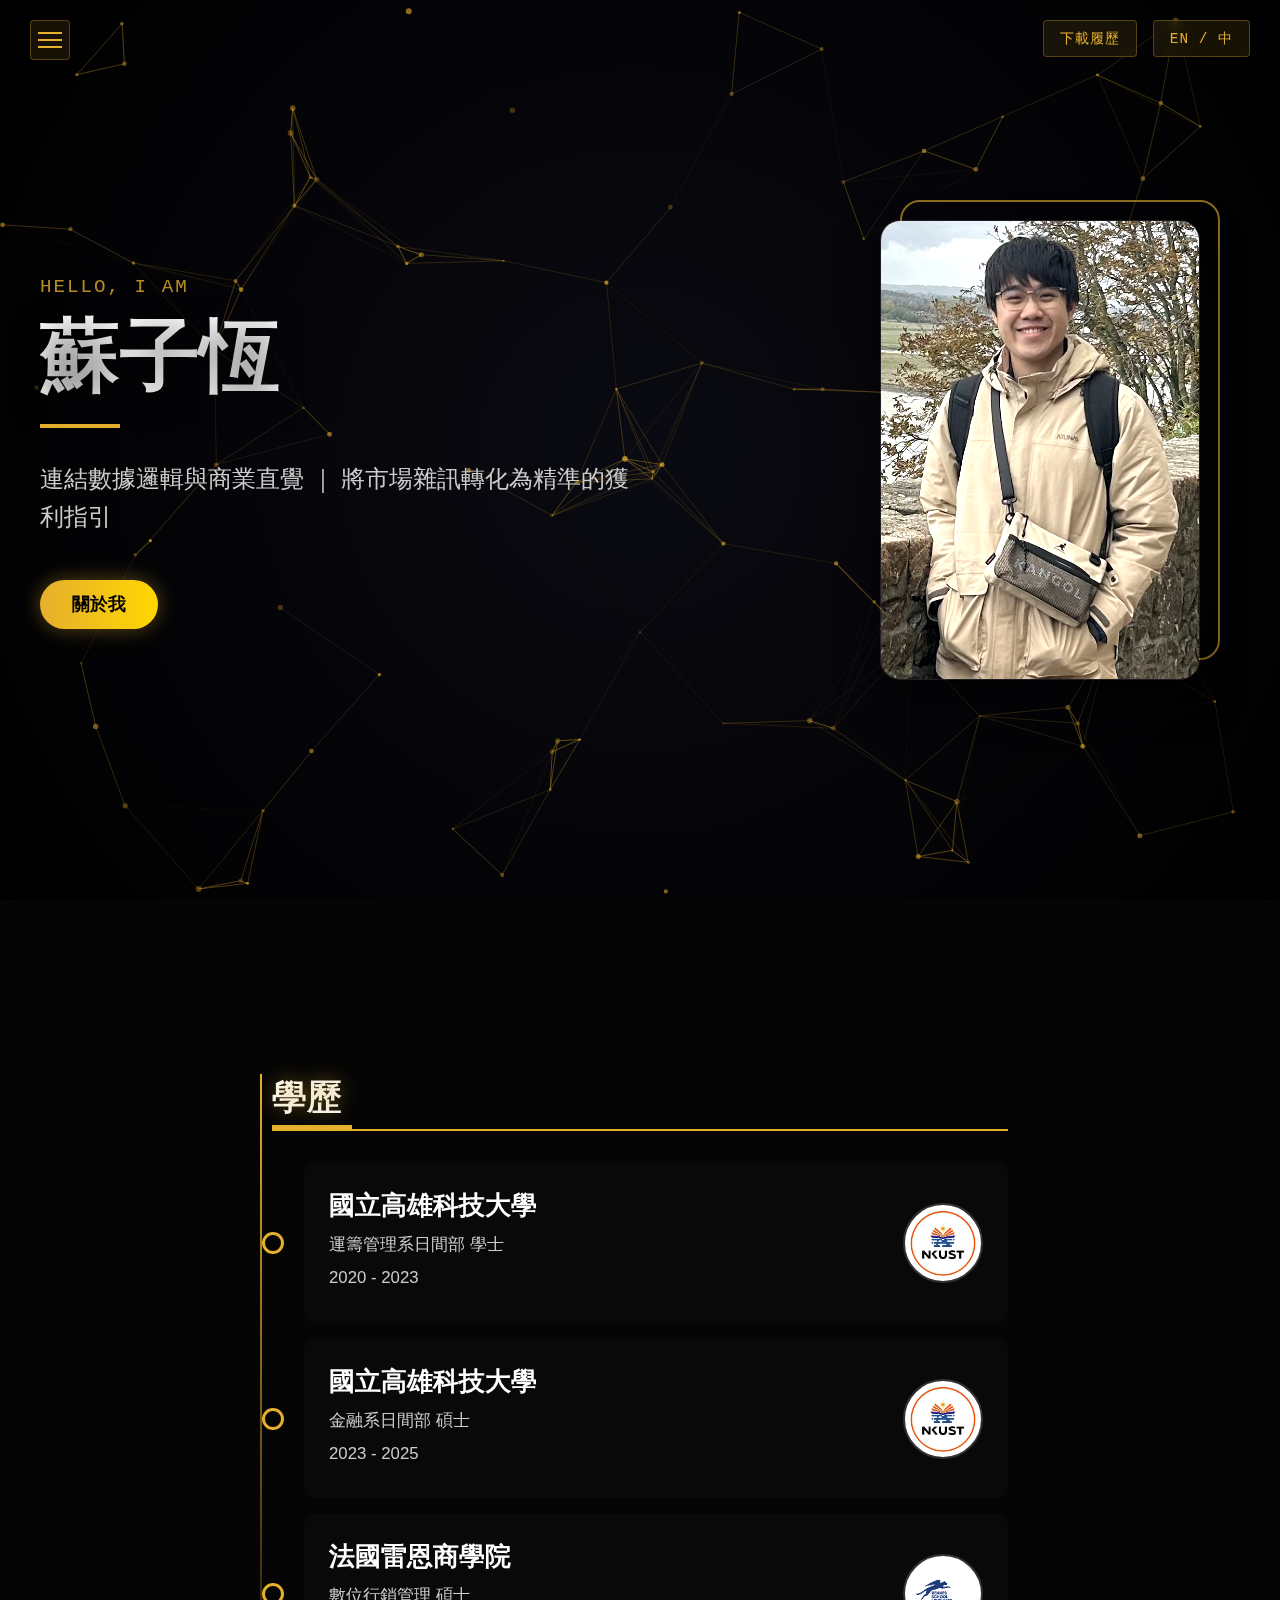
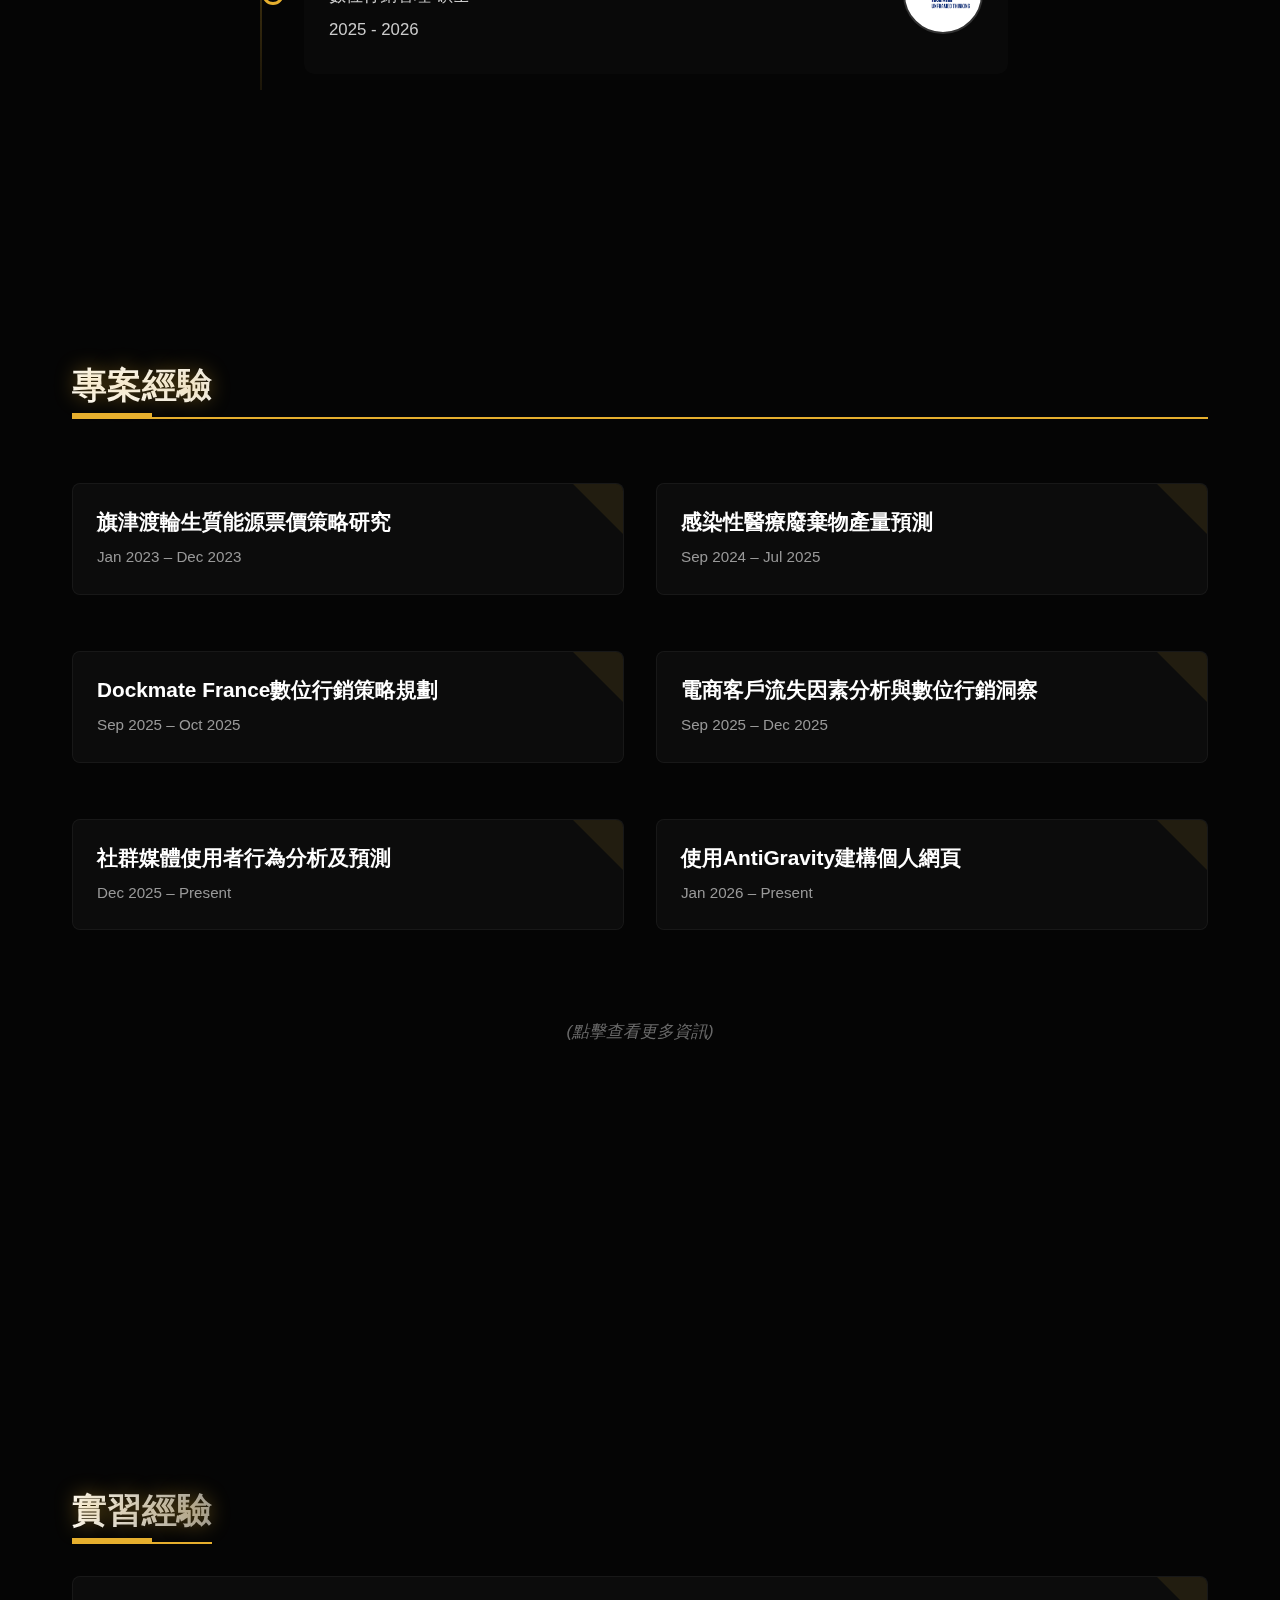
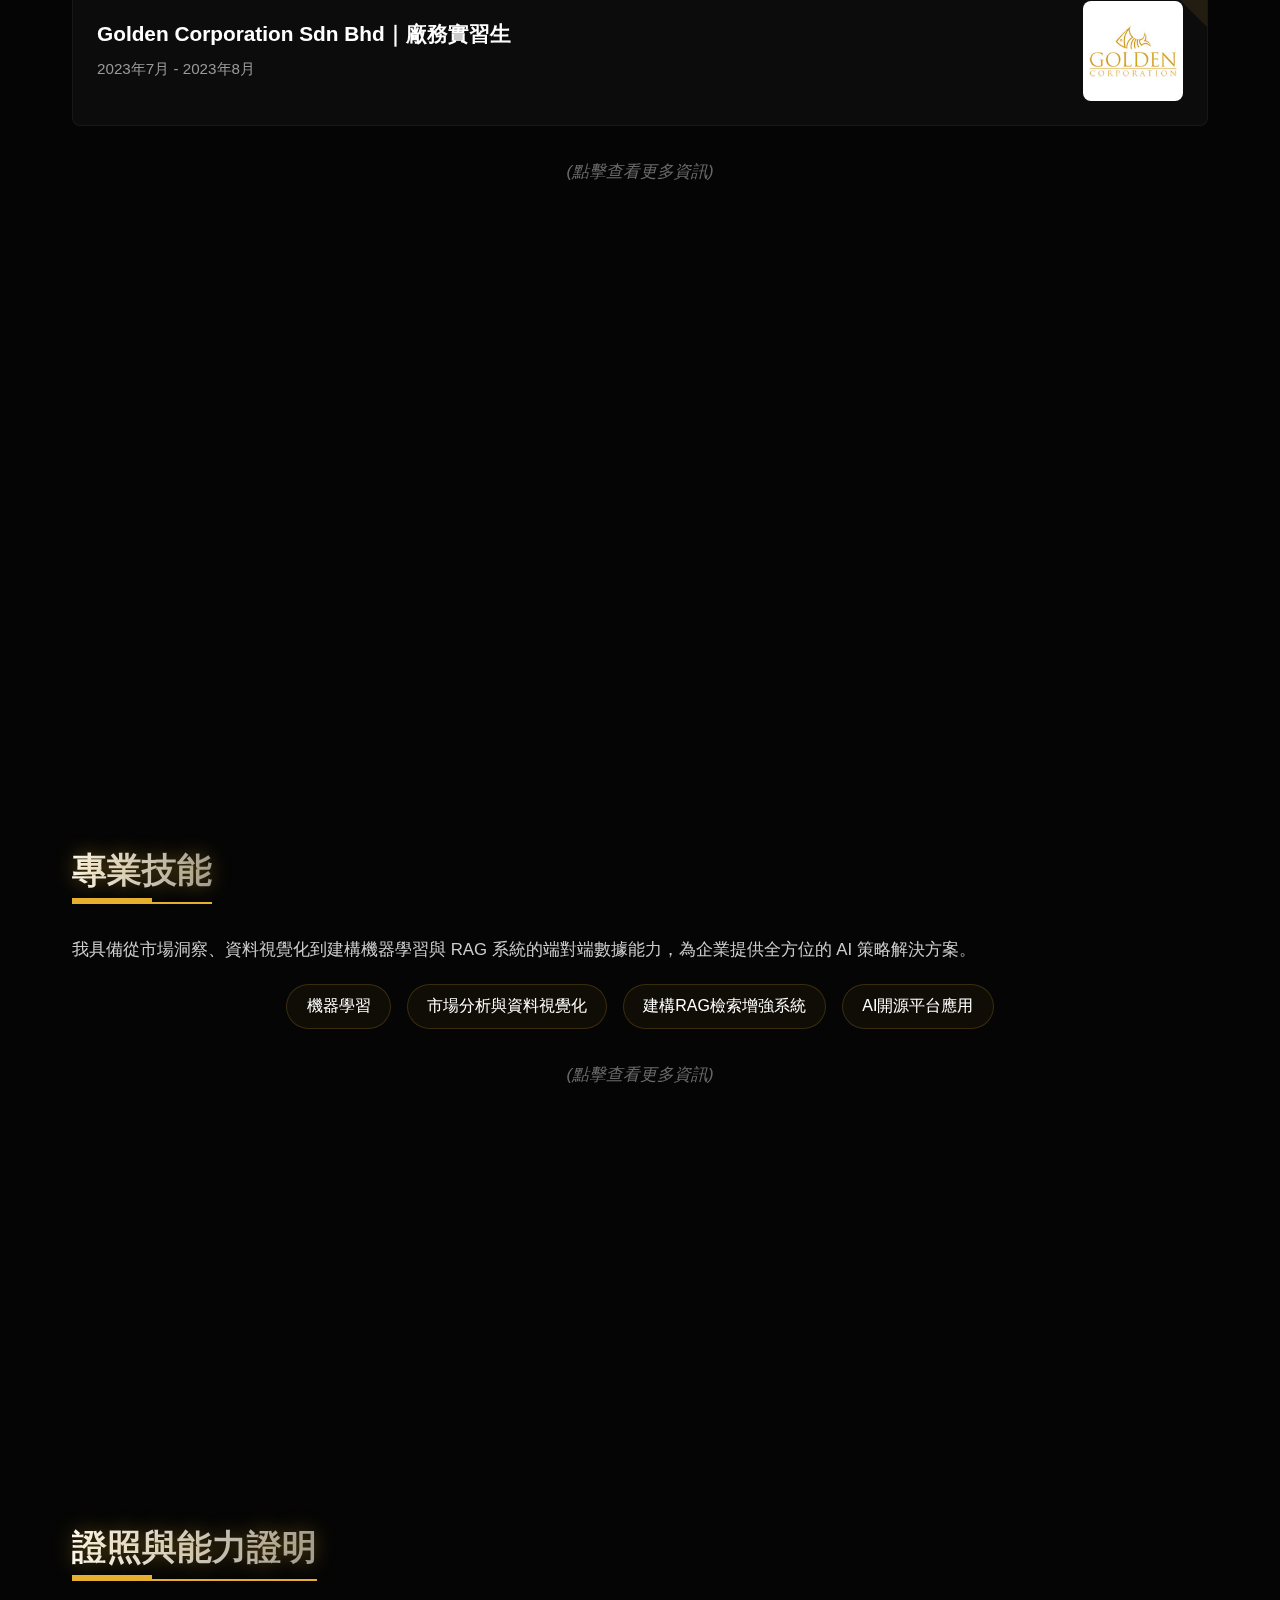
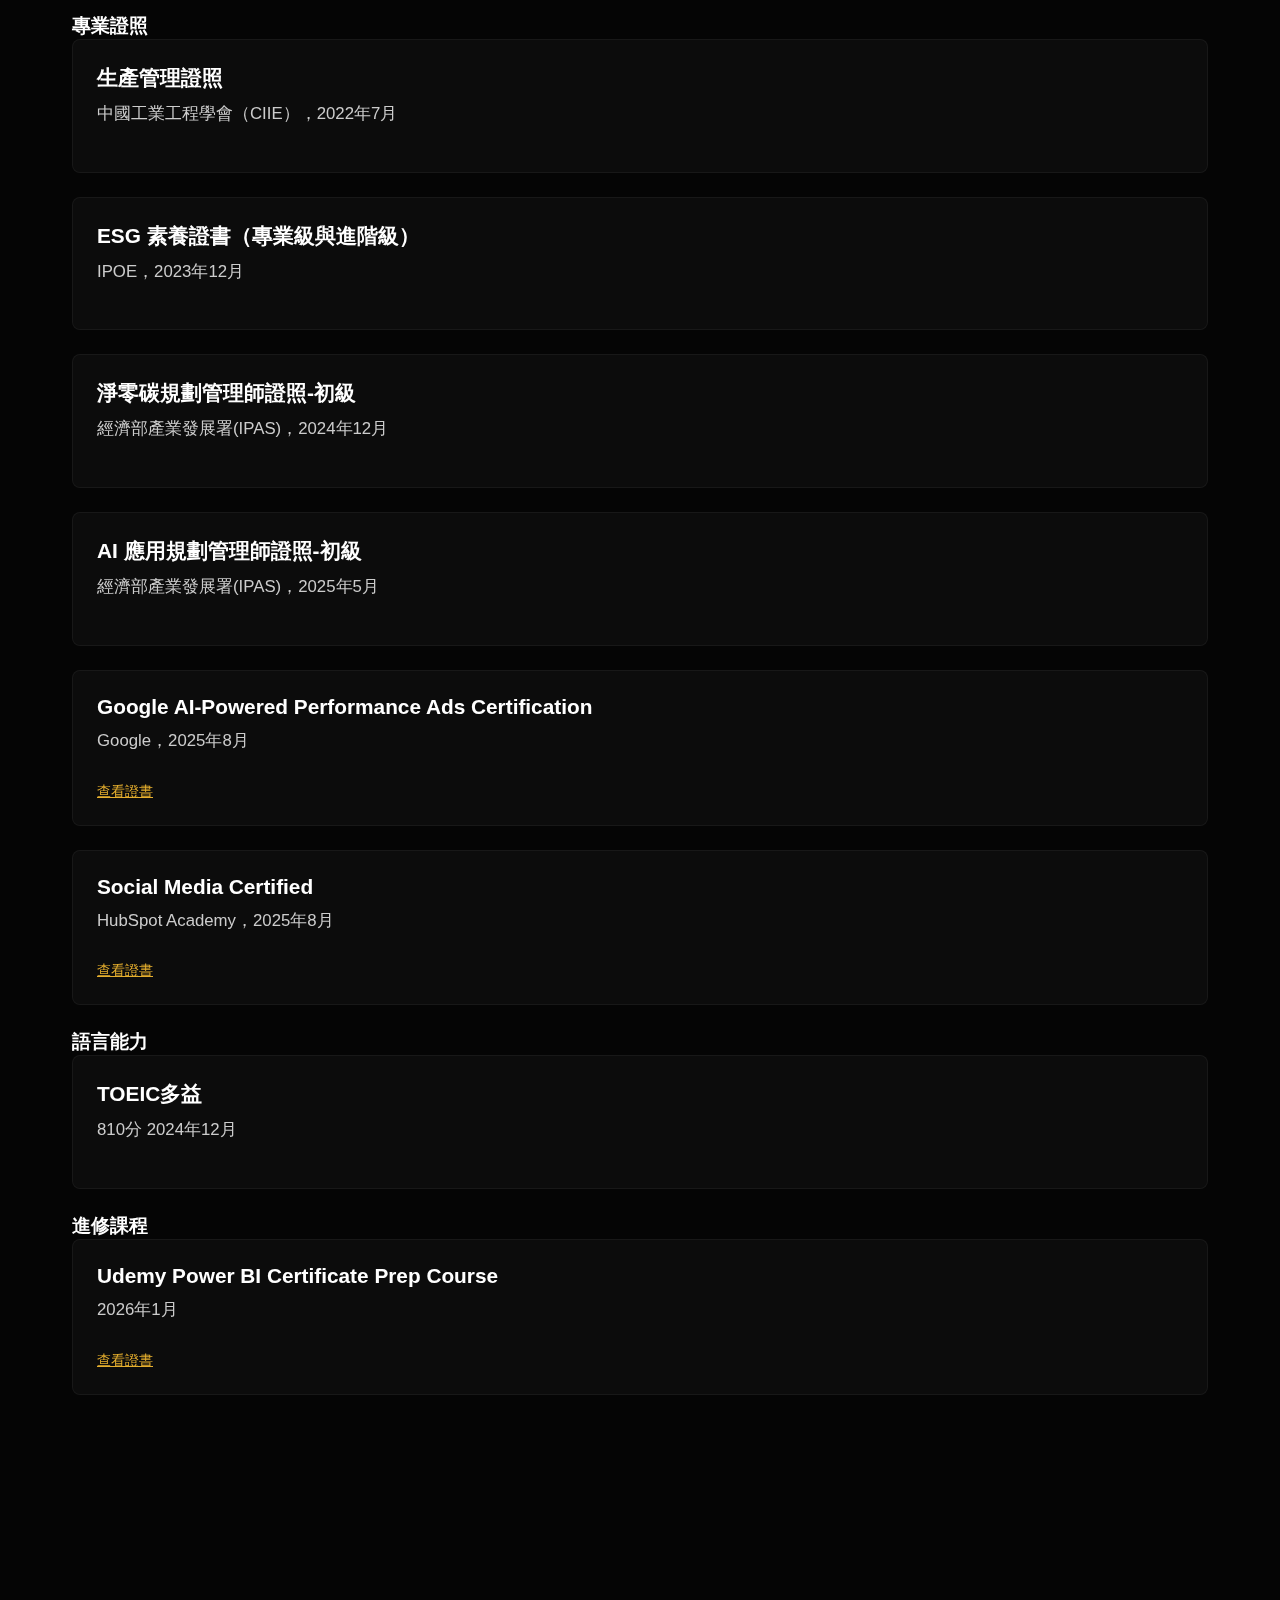
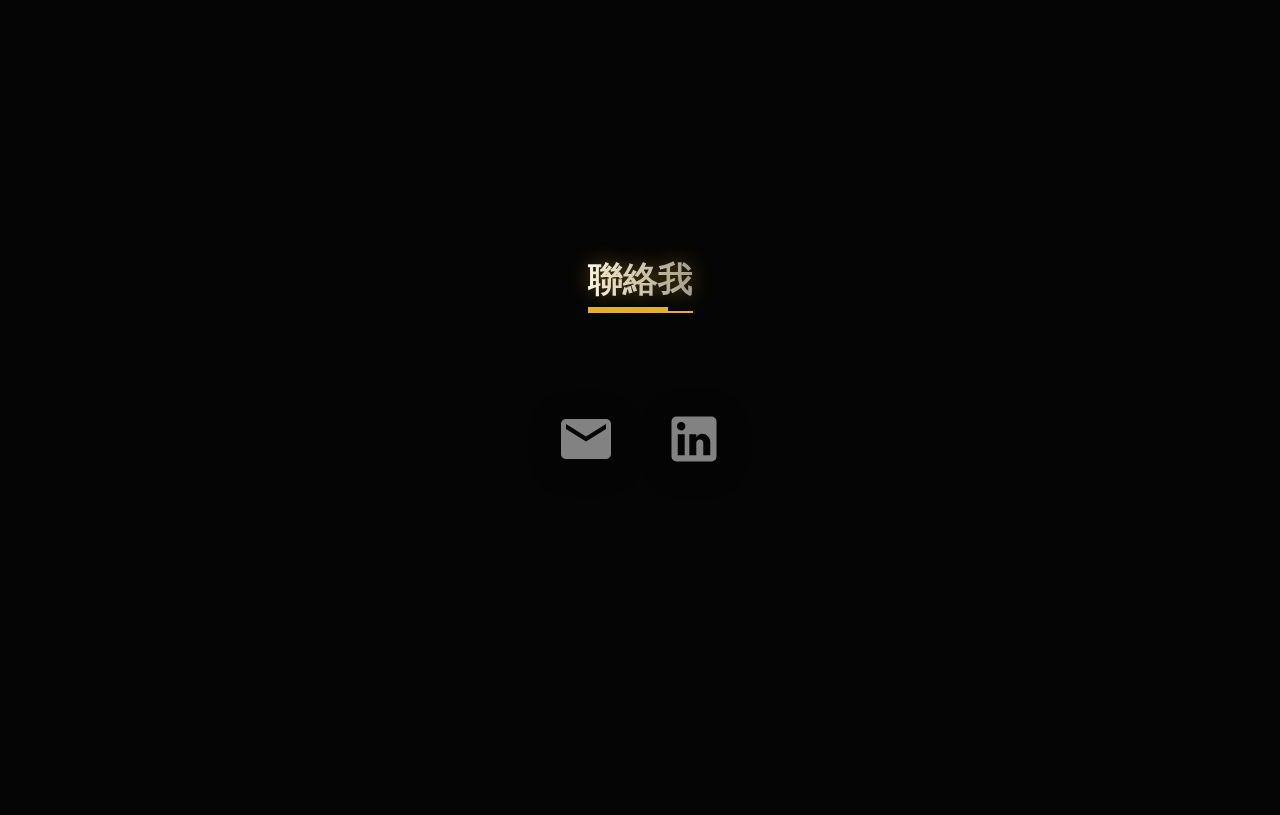
<file: index.html>
<!DOCTYPE html>
<html lang="zh-Hant">

<head>
    <meta charset="UTF-8" />
    <meta name="viewport" content="width=device-width, initial-scale=1.0" />
    <title>個人履歷作品集</title>
    <link rel="stylesheet" href="style_v2.css" />
</head>

<body>
    <canvas id="bg-canvas"></canvas>

    <div class="top-buttons">
        <a id="resume-download" class="resume-btn" href="files/Chinese CV.pdf" download data-i18n="resume_btn">下載履歷</a>
        <button id="lang-switch" class="lang-btn" type="button">EN / 中</button>
    </div>

    <!-- Hamburger Menu Button -->
    <button class="hamburger-btn" id="hamburger-btn" aria-label="選單" type="button">
        <span></span>
        <span></span>
        <span></span>
    </button>

    <!-- Navigation Menu -->
    <nav class="side-nav" id="side-nav" aria-label="頁面導覽">
        <a href="#hero" data-i18n="nav_home">首頁</a>
        <a href="#education" data-i18n="nav_edu">學歷</a>
        <a href="#experience" data-i18n="nav_exp">專案</a>
        <a href="#internship" data-i18n="nav_intern">實習</a>
        <a href="#skills" data-i18n="nav_skills">技能</a>
        <a href="#certificates" data-i18n="nav_cert">證照</a>
        <a href="#contact" data-i18n="nav_contact">聯絡</a>
    </nav>

    <main id="main-container">
        <!-- Hero Section -->
        <section id="hero">
            <div class="content hero-container">
                <div class="hero-text-col">
                    <p class="greeting">HELLO, I AM</p>
                    <h1 data-i18n="name" class="brand-name"></h1>
                    <div class="brand-line"></div>
                    <p data-i18n="intro" class="brand-slogan"></p>

                    <button class="about-btn interactive-item" data-title-key="about_btn" data-desc-key="about_desc"
                        data-i18n="about_btn" type="button"></button>
                </div>

                <div class="hero-visual-col">
                    <div class="image-wrapper">
                        <img src="files/images/pic1.jpg" alt="profile" class="profile-img" />
                        <div class="geometric-shape"></div>
                    </div>
                </div>
            </div>
        </section>

        <!-- Education Section -->
        <section id="education">
            <div class="content tilt-card">
                <h2 data-i18n="edu_title"></h2>

                <div class="edu-item">
                    <div class="edu-text">
                        <h3 data-i18n="edu_1_school">國立高雄科技大學</h3>
                        <p data-i18n="edu_1_major">運籌管理系日間部 學士</p>
                        <p data-i18n="edu_1_time">2020 - 2023</p>
                    </div>
                    <img src="files/images/nkust_logo.jpeg" alt="NKUST Logo" class="edu-logo" />
                </div>

                <div class="edu-item">
                    <div class="edu-text">
                        <h3 data-i18n="edu_2_school">國立高雄科技大學</h3>
                        <p data-i18n="edu_2_major">金融系日間部 碩士</p>
                        <p data-i18n="edu_2_time">2023 - 2025</p>
                    </div>
                    <img src="files/images/nkust_logo.jpeg" alt="NKUST Logo" class="edu-logo" />
                </div>

                <div class="edu-item">
                    <div class="edu-text">
                        <h3 data-i18n="edu_3_school">法國雷恩商學院</h3>
                        <p data-i18n="edu_3_major">數位行銷管理 碩士</p>
                        <p data-i18n="edu_3_time">2025 - 2026</p>
                    </div>
                    <img src="files/images/rsb_logo.png" alt="RSB Logo" class="edu-logo" />
                </div>
            </div>
        </section>

        <!-- Experience Section -->
        <section id="experience">
            <div class="content tilt-card">
                <h2 data-i18n="exp_title"></h2>

                <div class="job-item interactive-item" data-title-key="exp_1_role" data-desc-key="exp_1_detail">
                    <h3 data-i18n="exp_1_role"></h3>
                    <p data-i18n="exp_1_time">Jan 2023 – Dec 2023</p>
                </div>

                <div class="job-item interactive-item" data-title-key="exp_2_role" data-desc-key="exp_2_detail"
                    data-images-key="exp_2_imgs" data-images='[
                      {"src": "files/images/機器學習模型預測結果.png", "caption": "機器學習模型預測結果績效比較"},
                      {"src": "files/images/W51 shap summary plot.png", "caption": "SHAP值解釋變數影響力 心臟內科"},
                      {"src": "files/images/W51 因子重要性.png", "caption": "因子重要性分析 心臟內科"}
                    ]'>
                    <h3 data-i18n="exp_2_role"></h3>
                    <p data-i18n="exp_2_time">Sep 2024 – Jul 2025</p>
                </div>

                <div class="job-item interactive-item" data-title-key="exp_3_role" data-desc-key="exp_3_detail">
                    <h3 data-i18n="exp_3_role"></h3>
                    <p data-i18n="exp_3_time">Sep 2025 – Oct 2025</p>
                </div>

                <div class="job-item interactive-item" data-title-key="exp_4_role" data-desc-key="exp_4_detail">
                    <h3 data-i18n="exp_4_role"></h3>
                    <p data-i18n="exp_4_time">Sep 2025 – Dec 2025</p>
                </div>

                <div class="job-item interactive-item" data-title-key="exp_5_role" data-desc-key="exp_5_detail">
                    <h3 data-i18n="exp_5_role"></h3>
                    <p data-i18n="exp_5_time">Dec 2025 – Present</p>
                </div>

                <div class="job-item interactive-item" data-title-key="exp_6_role" data-desc-key="exp_6_detail">
                    <h3 data-i18n="exp_6_role"></h3>
                    <p data-i18n="exp_6_time">Jan 2026 – Present</p>
                </div>

                <p class="hint-text" data-i18n="hint_text"></p>
            </div>
        </section>

        <!-- Internship Section -->
        <section id="internship">
            <div class="content tilt-card">
                <h2 data-i18n="intern_title">實習經驗</h2>

                <div class="job-item interactive-item job-item-with-logo" data-title-key="intern1role"
                    data-desc-key="intern1detail" data-images-key="intern_1_imgs" data-images='[
                      {"src": "files/images/golden1.JPG", "caption": "與老闆的合照~"},
                      {"src": "files/images/golden2.JPG", "caption": "與員工的合照~"},
                      {"src": "files/images/golden3.JPG", "caption": "在品管站體驗的我~"}
                    ]'>
                    <div class="job-text">
                        <h3 data-i18n="intern_1_title">Golden Corporation Sdn Bhd 廠務實習生</h3>
                        <p data-i18n="intern_1_time">2023年7月 - 2023年8月</p>
                    </div>
                    <img src="files/images/golden_corporation_logo.jpg" class="company-logo"
                        alt="Golden Corporation Logo" />
                </div>

                <p class="hint-text" data-i18n="hint_text"></p>
            </div>
        </section>

        <!-- Skills Section -->
        <section id="skills">
            <div class="content tilt-card">
                <h2 data-i18n="skills_title"></h2>
                <p class="section-summary" data-i18n="skills_summary"></p>

                <div class="skills-list">
                    <!-- 重點：skill-tag 不再寫 data-desc，描述只由 script 填入 -->
                    <span class="skill-tag" data-i18n="skill_1" data-desc-key="skill_1_desc"></span>
                    <span class="skill-tag" data-i18n="skill_2" data-desc-key="skill_2_desc"
                        data-images-key="skill_2_imgs"></span>
                    <span class="skill-tag" data-i18n="skill_3" data-desc-key="skill_3_desc"></span>
                    <span class="skill-tag" data-i18n="skill_4" data-desc-key="skill_4_desc"></span>
                </div>

                <p class="hint-text" data-i18n="hint_text"></p>
            </div>
        </section>

        <!-- Certificates Section -->
        <section id="certificates">
            <div class="content tilt-card">
                <h2 data-i18n="cert_title"></h2>

                <div class="cert-list">
                    <!-- Professional Certificates -->
                    <h3 class="cert-subtitle" data-i18n="cert_subtitle_prof"></h3>
                    <div class="cert-item">
                        <h3 data-i18n="cert_1_name"></h3>
                        <p data-i18n="cert_1_detail"></p>
                    </div>
                    <div class="cert-item">
                        <h3 data-i18n="cert_2_name"></h3>
                        <p data-i18n="cert_2_detail"></p>
                    </div>
                    <div class="cert-item">
                        <h3 data-i18n="cert_3_name"></h3>
                        <p data-i18n="cert_3_detail"></p>
                    </div>
                    <div class="cert-item">
                        <h3 data-i18n="cert_4_name"></h3>
                        <p data-i18n="cert_4_detail"></p>
                    </div>
                    <div class="cert-item">
                        <h3 data-i18n="cert_google_name"></h3>
                        <p data-i18n="cert_google_detail"></p>
                        <a href="files/google ads ai cer.pdf" target="_blank" class="cert-link"
                            data-i18n="view_cert_btn"
                            style="display:inline-block; margin-top:0.5rem; font-size:0.85rem; color:#E6AF2E; text-decoration:underline;"></a>
                    </div>
                    <div class="cert-item">
                        <h3 data-i18n="cert_hubspot_name"></h3>
                        <p data-i18n="cert_hubspot_detail"></p>
                        <a href="files/images/HUBSPOT social media cer.png" target="_blank" class="cert-link"
                            data-i18n="view_cert_btn"
                            style="display:inline-block; margin-top:0.5rem; font-size:0.85rem; color:#E6AF2E; text-decoration:underline;"></a>
                    </div>

                    <!-- Language Proficiency -->
                    <h3 class="cert-subtitle" data-i18n="cert_subtitle_lang"></h3>
                    <div class="cert-item">
                        <h3 data-i18n="cert_5_name"></h3>
                        <p data-i18n="cert_5_detail"></p>
                    </div>

                    <!-- Courses -->
                    <h3 class="cert-subtitle" data-i18n="cert_subtitle_course"></h3>
                    <div class="cert-item">
                        <h3 data-i18n="cert_6_name"></h3>
                        <p data-i18n="cert_6_detail"></p>
                        <a href="files/power bi certification prep.pdf" target="_blank" class="cert-link"
                            data-i18n="view_cert_btn"
                            style="display:inline-block; margin-top:0.5rem; font-size:0.85rem; color:#E6AF2E; text-decoration:underline;"></a>
                    </div>
                </div>
            </div>
        </section>

        <!-- Contact Section -->
        <section id="contact">
            <div class="content tilt-card">
                <h2 data-i18n="contact_title"></h2>

                <div class="contact-icons">
                    <!-- Email -->
                    <a href="mailto:sf0974027696@gmail.com" class="icon-link" aria-label="Email">
                        <svg viewBox="0 0 24 24" fill="currentColor" width="40" height="40">
                            <path
                                d="M20 4H4c-1.1 0-1.99.9-1.99 2L2 18c0 1.1.9 2 2 2h16c1.1 0 2-.9 2-2V6c0-1.1-.9-2-2-2zm0 4l-8 5-8-5V6l8 5 8-5v2z" />
                        </svg>
                    </a>

                    <!-- LinkedIn -->
                    <a href="https://www.linkedin.com/" target="_blank" class="icon-link" aria-label="LinkedIn">
                        <svg viewBox="0 0 24 24" fill="currentColor" width="40" height="40">
                            <path
                                d="M19 3a2 2 0 0 1 2 2v14a2 2 0 0 1-2 2H5a2 2 0 0 1-2-2V5a2 2 0 0 1 2-2h14m-.5 15.5v-5.3a3.26 3.26 0 0 0-3.26-3.26c-.85 0-1.84.52-2.32 1.3v-1.11h-2.79v8.37h2.79v-4.93c0-.77.62-1.4 1.39-1.4a1.4 1.4 0 0 1 1.4 1.4v4.93h2.79M6.88 8.56a1.68 1.68 0 0 0 1.68-1.68c0-.93-.75-1.69-1.68-1.69a1.69 1.69 0 0 0-1.69 1.69c0 .93.76 1.68 1.69 1.68m1.39 9.94v-8.37H5.5v8.37h2.77z" />
                        </svg>
                    </a>
                </div>
            </div>
        </section>
    </main>

    <!-- Modal -->
    <div id="skill-modal" class="modal">
        <div class="modal-content">
            <h3 id="modal-title"></h3>
            <p id="modal-desc"></p>
            <div id="modal-images" class="modal-images"></div>
        </div>
    </div>

    <script src="script_v2.js"></script>
</body>

</html>
</file>
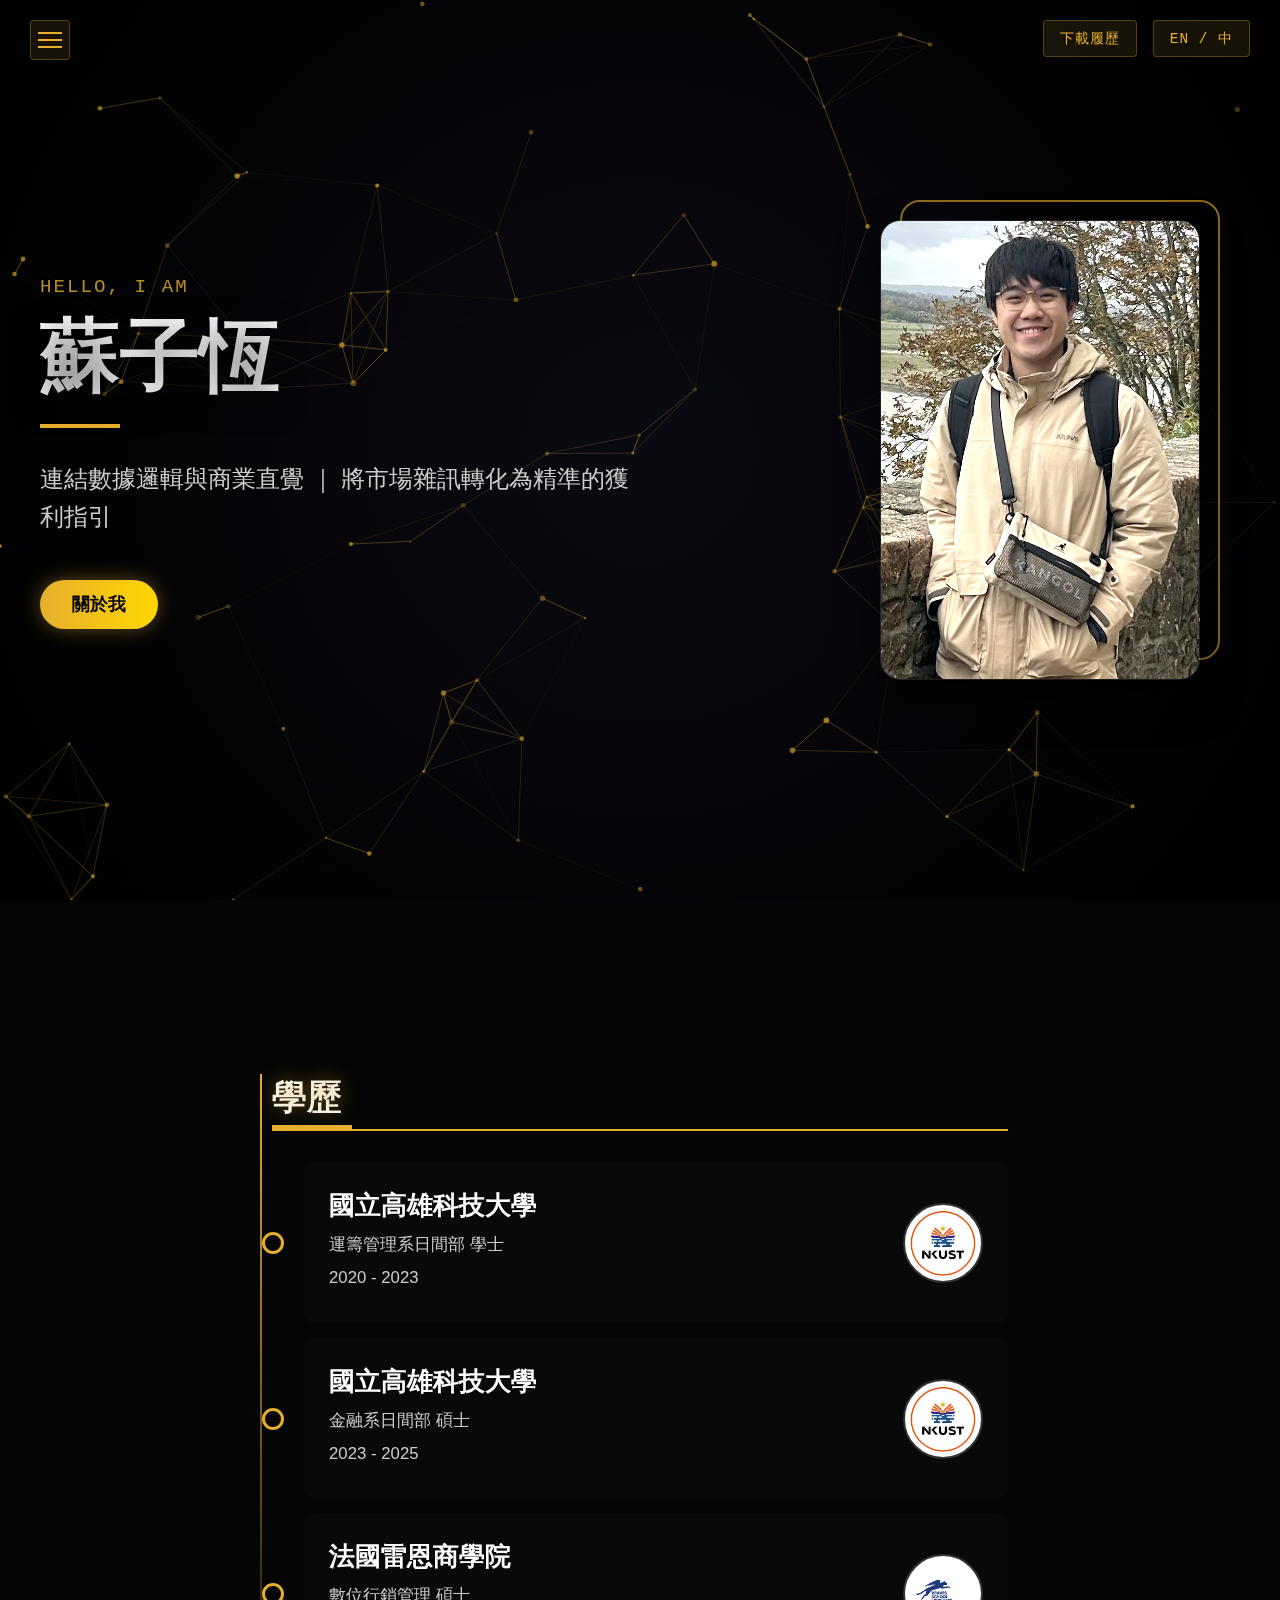
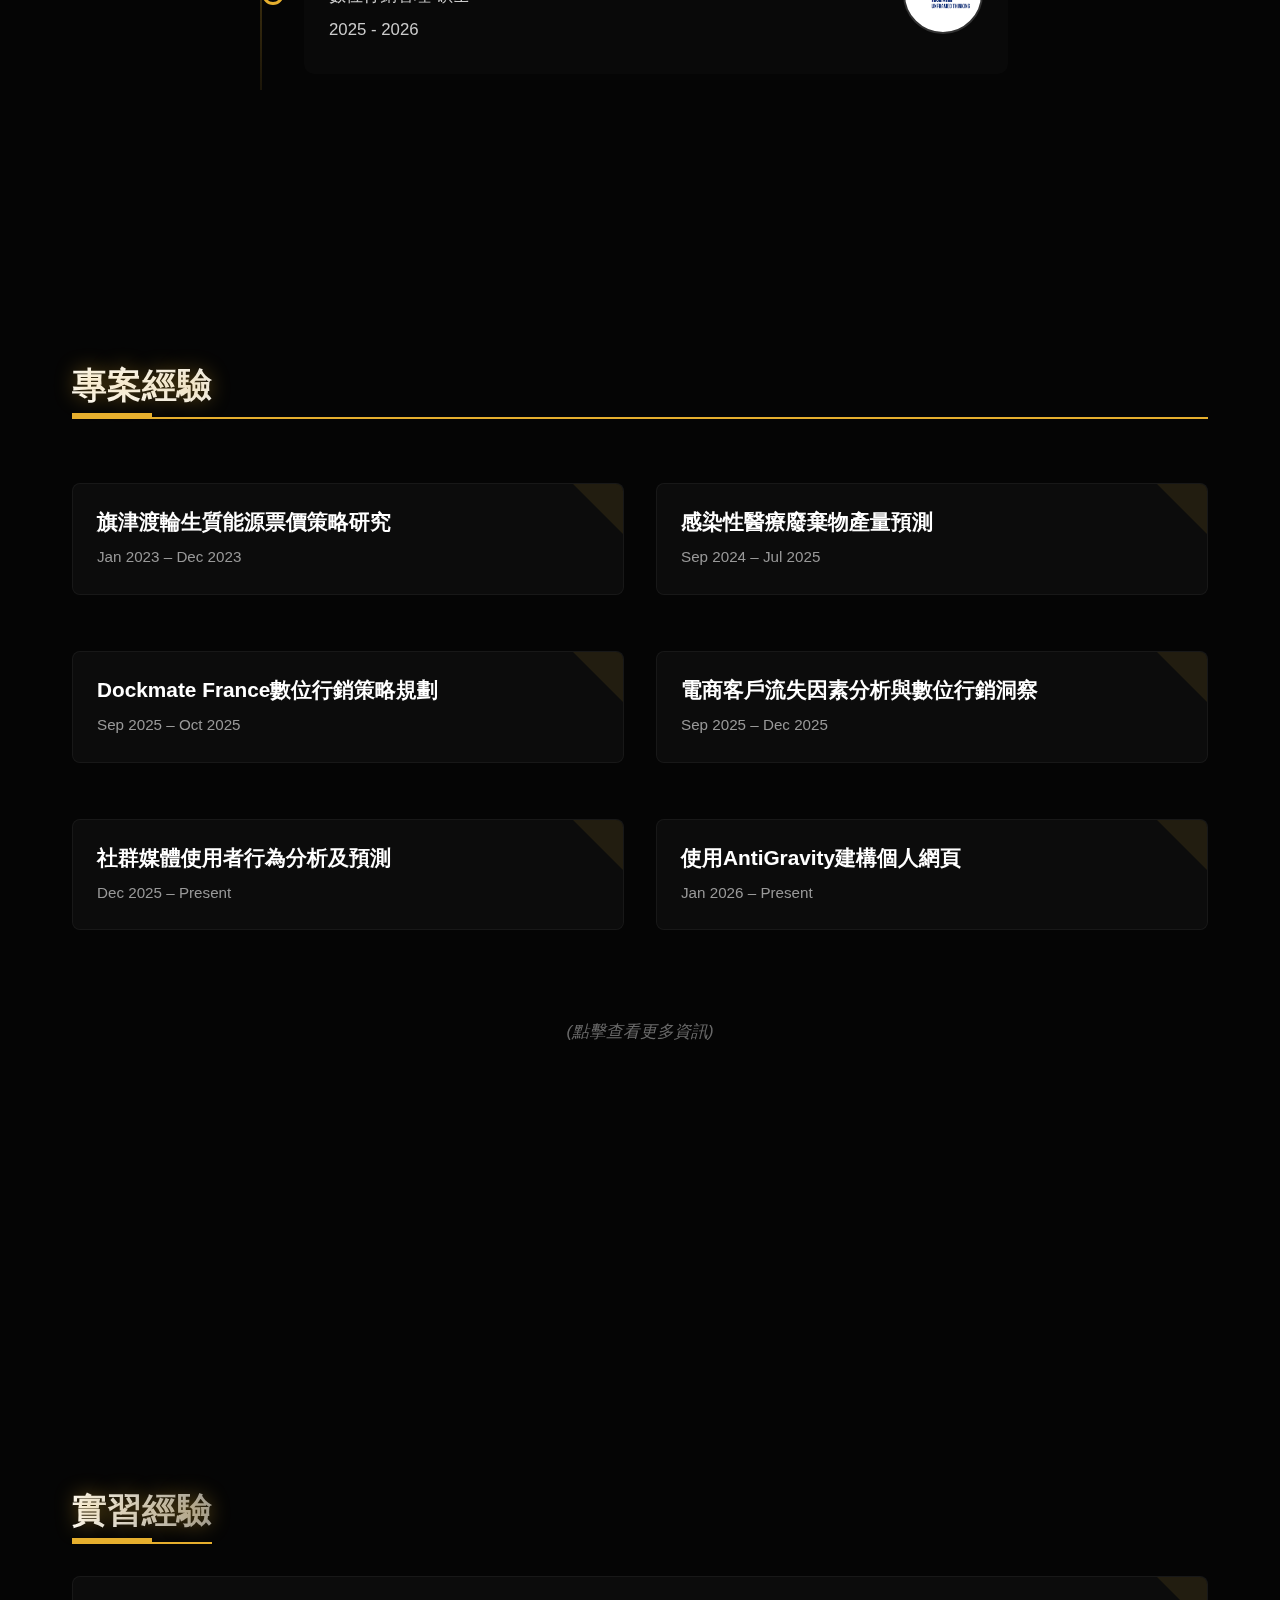
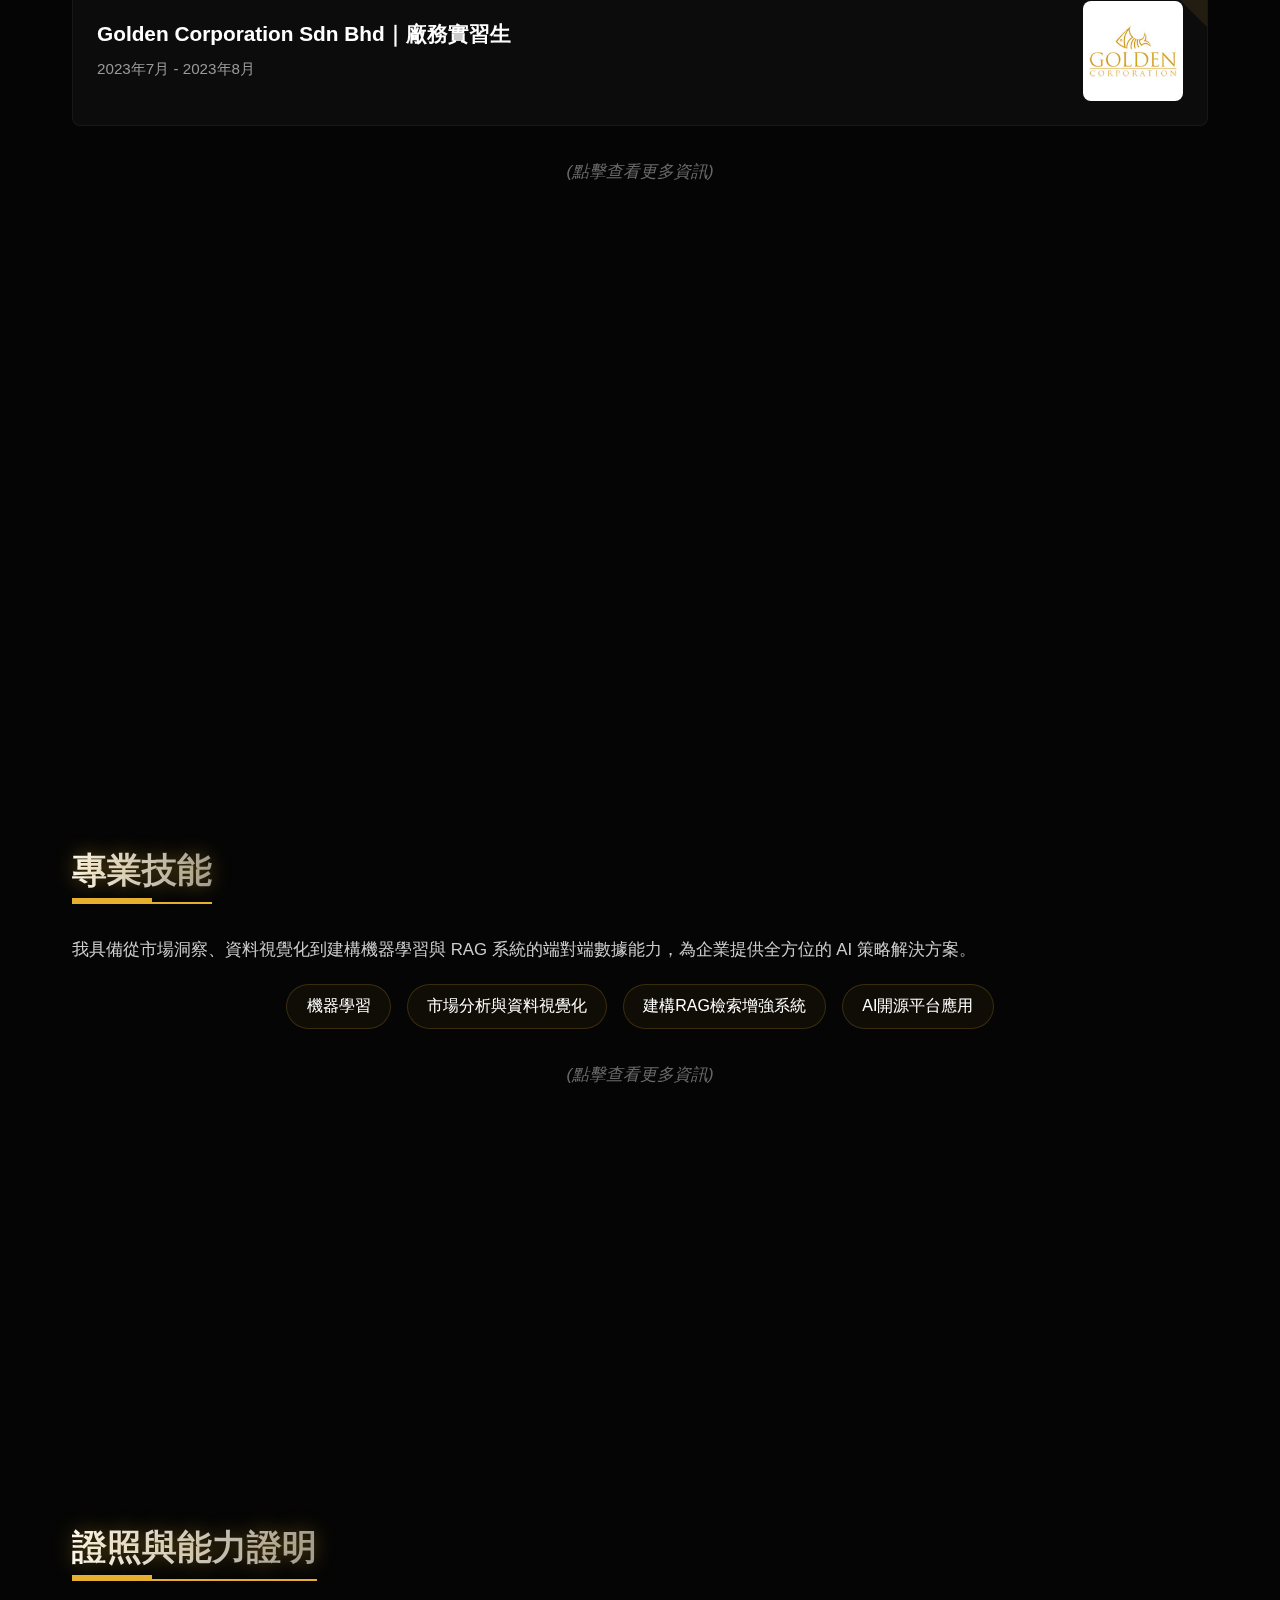
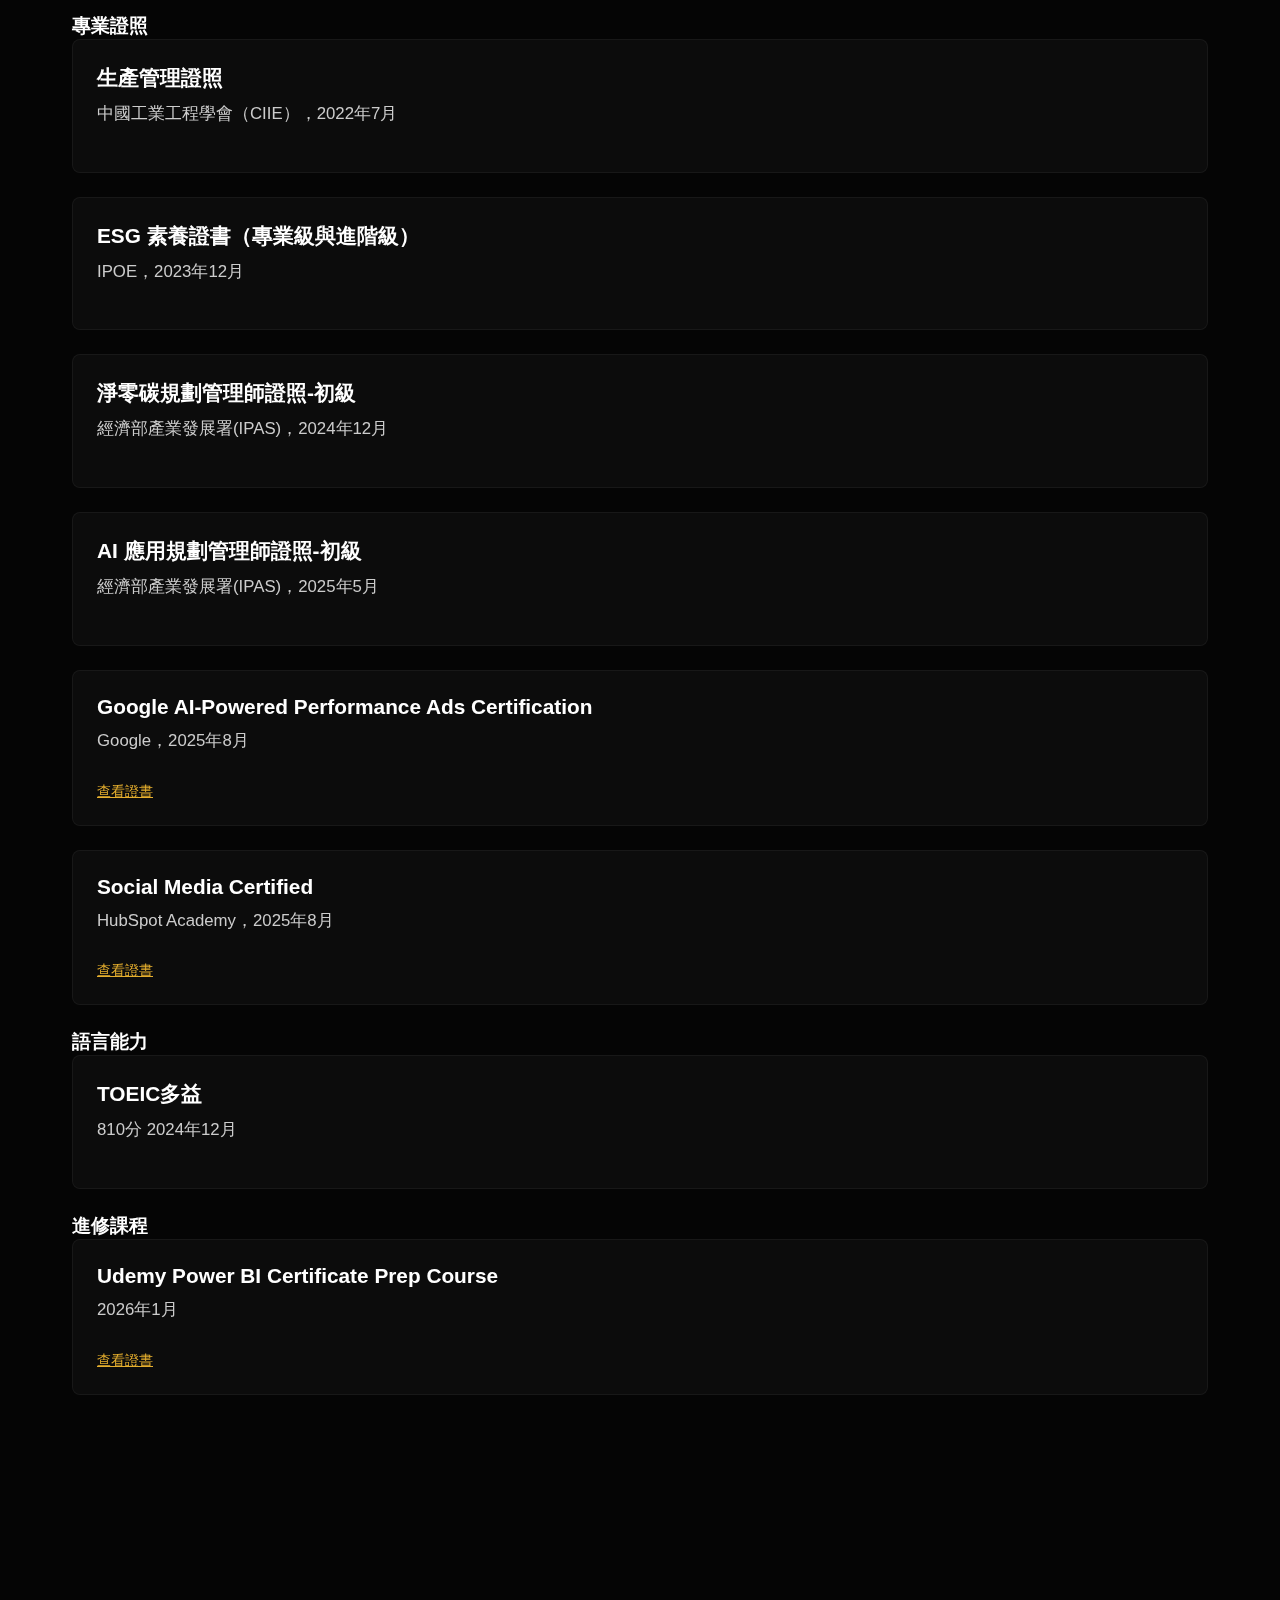
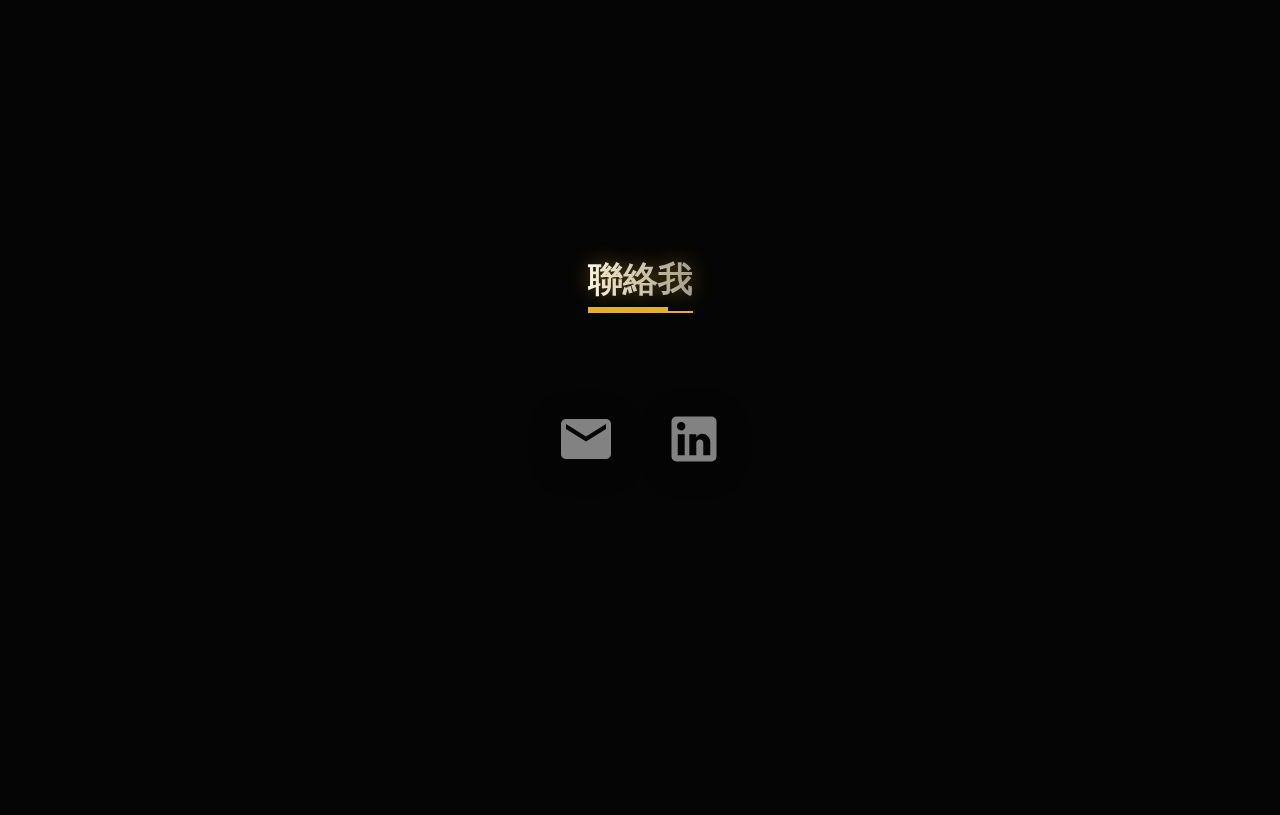
<file: index_v2.html>
<!DOCTYPE html>
<html lang="zh-Hant">

<head>
    <meta charset="UTF-8" />
    <meta name="viewport" content="width=device-width, initial-scale=1.0" />
    <title>個人履歷作品集</title>
    <link rel="stylesheet" href="style_v2.css" />
</head>

<body>
    <canvas id="bg-canvas"></canvas>

    <div class="top-buttons">
        <a id="resume-download" class="resume-btn" href="files/Chinese CV.pdf" download data-i18n="resume_btn">下載履歷</a>
        <button id="lang-switch" class="lang-btn" type="button">EN / 中</button>
    </div>

    <!-- Hamburger Menu Button -->
    <button class="hamburger-btn" id="hamburger-btn" aria-label="選單" type="button">
        <span></span>
        <span></span>
        <span></span>
    </button>

    <!-- Navigation Menu -->
    <nav class="side-nav" id="side-nav" aria-label="頁面導覽">
        <a href="#hero" data-i18n="nav_home">首頁</a>
        <a href="#education" data-i18n="nav_edu">學歷</a>
        <a href="#experience" data-i18n="nav_exp">專案</a>
        <a href="#internship" data-i18n="nav_intern">實習</a>
        <a href="#skills" data-i18n="nav_skills">技能</a>
        <a href="#certificates" data-i18n="nav_cert">證照</a>
        <a href="#contact" data-i18n="nav_contact">聯絡</a>
    </nav>

    <main id="main-container">
        <!-- Hero Section -->
        <section id="hero">
            <div class="content hero-container">
                <div class="hero-text-col">
                    <p class="greeting">HELLO, I AM</p>
                    <h1 data-i18n="name" class="brand-name"></h1>
                    <div class="brand-line"></div>
                    <p data-i18n="intro" class="brand-slogan"></p>

                    <button class="about-btn interactive-item" data-title-key="about_btn" data-desc-key="about_desc"
                        data-i18n="about_btn" type="button"></button>
                </div>

                <div class="hero-visual-col">
                    <div class="image-wrapper">
                        <img src="files/images/pic1.jpg" alt="profile" class="profile-img" />
                        <div class="geometric-shape"></div>
                    </div>
                </div>
            </div>
        </section>

        <!-- Education Section -->
        <section id="education">
            <div class="content tilt-card">
                <h2 data-i18n="edu_title"></h2>

                <div class="edu-item">
                    <div class="edu-text">
                        <h3 data-i18n="edu_1_school">國立高雄科技大學</h3>
                        <p data-i18n="edu_1_major">運籌管理系日間部 學士</p>
                        <p data-i18n="edu_1_time">2020 - 2023</p>
                    </div>
                    <img src="files/images/nkust_logo.jpeg" alt="NKUST Logo" class="edu-logo" />
                </div>

                <div class="edu-item">
                    <div class="edu-text">
                        <h3 data-i18n="edu_2_school">國立高雄科技大學</h3>
                        <p data-i18n="edu_2_major">金融系日間部 碩士</p>
                        <p data-i18n="edu_2_time">2023 - 2025</p>
                    </div>
                    <img src="files/images/nkust_logo.jpeg" alt="NKUST Logo" class="edu-logo" />
                </div>

                <div class="edu-item">
                    <div class="edu-text">
                        <h3 data-i18n="edu_3_school">法國雷恩商學院</h3>
                        <p data-i18n="edu_3_major">數位行銷管理 碩士</p>
                        <p data-i18n="edu_3_time">2025 - 2026</p>
                    </div>
                    <img src="files/images/rsb_logo.png" alt="RSB Logo" class="edu-logo" />
                </div>
            </div>
        </section>

        <!-- Experience Section -->
        <section id="experience">
            <div class="content tilt-card">
                <h2 data-i18n="exp_title"></h2>

                <div class="job-item interactive-item" data-title-key="exp_1_role" data-desc-key="exp_1_detail">
                    <h3 data-i18n="exp_1_role"></h3>
                    <p data-i18n="exp_1_time">Jan 2023 – Dec 2023</p>
                </div>

                <div class="job-item interactive-item" data-title-key="exp_2_role" data-desc-key="exp_2_detail"
                    data-images-key="exp_2_imgs" data-images='[
                      {"src": "files/images/機器學習模型預測結果.png", "caption": "機器學習模型預測結果績效比較"},
                      {"src": "files/images/W51 shap summary plot.png", "caption": "SHAP值解釋變數影響力 心臟內科"},
                      {"src": "files/images/W51 因子重要性.png", "caption": "因子重要性分析 心臟內科"}
                    ]'>
                    <h3 data-i18n="exp_2_role"></h3>
                    <p data-i18n="exp_2_time">Sep 2024 – Jul 2025</p>
                </div>

                <div class="job-item interactive-item" data-title-key="exp_3_role" data-desc-key="exp_3_detail">
                    <h3 data-i18n="exp_3_role"></h3>
                    <p data-i18n="exp_3_time">Sep 2025 – Oct 2025</p>
                </div>

                <div class="job-item interactive-item" data-title-key="exp_4_role" data-desc-key="exp_4_detail">
                    <h3 data-i18n="exp_4_role"></h3>
                    <p data-i18n="exp_4_time">Sep 2025 – Dec 2025</p>
                </div>

                <div class="job-item interactive-item" data-title-key="exp_5_role" data-desc-key="exp_5_detail">
                    <h3 data-i18n="exp_5_role"></h3>
                    <p data-i18n="exp_5_time">Dec 2025 – Present</p>
                </div>

                <div class="job-item interactive-item" data-title-key="exp_6_role" data-desc-key="exp_6_detail">
                    <h3 data-i18n="exp_6_role"></h3>
                    <p data-i18n="exp_6_time">Jan 2026 – Present</p>
                </div>

                <p class="hint-text" data-i18n="hint_text"></p>
            </div>
        </section>

        <!-- Internship Section -->
        <section id="internship">
            <div class="content tilt-card">
                <h2 data-i18n="intern_title">實習經驗</h2>

                <div class="job-item interactive-item job-item-with-logo" data-title-key="intern1role"
                    data-desc-key="intern1detail" data-images-key="intern_1_imgs" data-images='[
                      {"src": "files/images/golden1.JPG", "caption": "與老闆的合照~"},
                      {"src": "files/images/golden2.JPG", "caption": "與員工的合照~"},
                      {"src": "files/images/golden3.JPG", "caption": "在品管站體驗的我~"}
                    ]'>
                    <div class="job-text">
                        <h3 data-i18n="intern_1_title">Golden Corporation Sdn Bhd 廠務實習生</h3>
                        <p data-i18n="intern_1_time">2023年7月 - 2023年8月</p>
                    </div>
                    <img src="files/images/golden_corporation_logo.jpg" class="company-logo"
                        alt="Golden Corporation Logo" />
                </div>

                <p class="hint-text" data-i18n="hint_text"></p>
            </div>
        </section>

        <!-- Skills Section -->
        <section id="skills">
            <div class="content tilt-card">
                <h2 data-i18n="skills_title"></h2>
                <p class="section-summary" data-i18n="skills_summary"></p>

                <div class="skills-list">
                    <!-- 重點：skill-tag 不再寫 data-desc，描述只由 script 填入 -->
                    <span class="skill-tag" data-i18n="skill_1" data-desc-key="skill_1_desc"></span>
                    <span class="skill-tag" data-i18n="skill_2" data-desc-key="skill_2_desc"
                        data-images-key="skill_2_imgs"></span>
                    <span class="skill-tag" data-i18n="skill_3" data-desc-key="skill_3_desc"></span>
                    <span class="skill-tag" data-i18n="skill_4" data-desc-key="skill_4_desc"></span>
                </div>

                <p class="hint-text" data-i18n="hint_text"></p>
            </div>
        </section>

        <!-- Certificates Section -->
        <section id="certificates">
            <div class="content tilt-card">
                <h2 data-i18n="cert_title"></h2>

                <div class="cert-list">
                    <!-- Professional Certificates -->
                    <h3 class="cert-subtitle" data-i18n="cert_subtitle_prof"></h3>
                    <div class="cert-item">
                        <h3 data-i18n="cert_1_name"></h3>
                        <p data-i18n="cert_1_detail"></p>
                    </div>
                    <div class="cert-item">
                        <h3 data-i18n="cert_2_name"></h3>
                        <p data-i18n="cert_2_detail"></p>
                    </div>
                    <div class="cert-item">
                        <h3 data-i18n="cert_3_name"></h3>
                        <p data-i18n="cert_3_detail"></p>
                    </div>
                    <div class="cert-item">
                        <h3 data-i18n="cert_4_name"></h3>
                        <p data-i18n="cert_4_detail"></p>
                    </div>
                    <div class="cert-item">
                        <h3 data-i18n="cert_google_name"></h3>
                        <p data-i18n="cert_google_detail"></p>
                        <a href="files/google ads ai cer.pdf" target="_blank" class="cert-link"
                            data-i18n="view_cert_btn"
                            style="display:inline-block; margin-top:0.5rem; font-size:0.85rem; color:#E6AF2E; text-decoration:underline;"></a>
                    </div>
                    <div class="cert-item">
                        <h3 data-i18n="cert_hubspot_name"></h3>
                        <p data-i18n="cert_hubspot_detail"></p>
                        <a href="files/images/HUBSPOT social media cer.png" target="_blank" class="cert-link"
                            data-i18n="view_cert_btn"
                            style="display:inline-block; margin-top:0.5rem; font-size:0.85rem; color:#E6AF2E; text-decoration:underline;"></a>
                    </div>

                    <!-- Language Proficiency -->
                    <h3 class="cert-subtitle" data-i18n="cert_subtitle_lang"></h3>
                    <div class="cert-item">
                        <h3 data-i18n="cert_5_name"></h3>
                        <p data-i18n="cert_5_detail"></p>
                    </div>

                    <!-- Courses -->
                    <h3 class="cert-subtitle" data-i18n="cert_subtitle_course"></h3>
                    <div class="cert-item">
                        <h3 data-i18n="cert_6_name"></h3>
                        <p data-i18n="cert_6_detail"></p>
                        <a href="files/power bi certification prep.pdf" target="_blank" class="cert-link"
                            data-i18n="view_cert_btn"
                            style="display:inline-block; margin-top:0.5rem; font-size:0.85rem; color:#E6AF2E; text-decoration:underline;"></a>
                    </div>
                </div>
            </div>
        </section>

        <!-- Contact Section -->
        <section id="contact">
            <div class="content tilt-card">
                <h2 data-i18n="contact_title"></h2>

                <div class="contact-icons">
                    <!-- Email -->
                    <a href="mailto:sf0974027696@gmail.com" class="icon-link" aria-label="Email">
                        <svg viewBox="0 0 24 24" fill="currentColor" width="40" height="40">
                            <path
                                d="M20 4H4c-1.1 0-1.99.9-1.99 2L2 18c0 1.1.9 2 2 2h16c1.1 0 2-.9 2-2V6c0-1.1-.9-2-2-2zm0 4l-8 5-8-5V6l8 5 8-5v2z" />
                        </svg>
                    </a>

                    <!-- LinkedIn -->
                    <a href="https://www.linkedin.com/" target="_blank" class="icon-link" aria-label="LinkedIn">
                        <svg viewBox="0 0 24 24" fill="currentColor" width="40" height="40">
                            <path
                                d="M19 3a2 2 0 0 1 2 2v14a2 2 0 0 1-2 2H5a2 2 0 0 1-2-2V5a2 2 0 0 1 2-2h14m-.5 15.5v-5.3a3.26 3.26 0 0 0-3.26-3.26c-.85 0-1.84.52-2.32 1.3v-1.11h-2.79v8.37h2.79v-4.93c0-.77.62-1.4 1.39-1.4a1.4 1.4 0 0 1 1.4 1.4v4.93h2.79M6.88 8.56a1.68 1.68 0 0 0 1.68-1.68c0-.93-.75-1.69-1.68-1.69a1.69 1.69 0 0 0-1.69 1.69c0 .93.76 1.68 1.69 1.68m1.39 9.94v-8.37H5.5v8.37h2.77z" />
                        </svg>
                    </a>
                </div>
            </div>
        </section>
    </main>

    <!-- Modal -->
    <div id="skill-modal" class="modal">
        <div class="modal-content">
            <h3 id="modal-title"></h3>
            <p id="modal-desc"></p>
            <div id="modal-images" class="modal-images"></div>
        </div>
    </div>

    <script src="script_v2.js"></script>
</body>

</html>
</file>
<file: style_v2.css>
/* Reset & Global */
* {
    margin: 0;
    padding: 0;
    box-sizing: border-box;
}

body {
    background-color: #050505;
    color: #fff;
    font-family: 'Helvetica Neue', Helvetica, Arial, sans-serif;
    overflow-x: hidden;
    /* Prevent horizontal scroll */
    /* Hide scrollbars for the 3D app feel */
    position: relative;
    min-height: 100vh;
    width: 100%;
}

/* 3D Background Canvas */
#bg-canvas {
    position: fixed;
    top: 0;
    left: 0;
    width: 100%;
    height: 100%;
    z-index: -1;
    background: radial-gradient(circle at center, #0a0a12 0%, #000000 100%);
}

/* UI Elements Overlay */
.top-buttons {
    position: fixed;
    top: 20px;
    right: 30px;
    display: flex;
    gap: 1rem;
    z-index: 1000;
}

.lang-btn,
.resume-btn {
    background: rgba(230, 175, 46, 0.1);
    border: 1px solid rgba(230, 175, 46, 0.3);
    color: #E6AF2E;
    padding: 0.5rem 1rem;
    cursor: pointer;
    font-size: 0.9rem;
    transition: all 0.3s ease;
    border-radius: 4px;
    backdrop-filter: blur(5px);
    text-transform: uppercase;
    letter-spacing: 1px;
    text-decoration: none;
    font-family: 'Courier New', Courier, monospace;
    /* Matrix / Data feel */
}

.lang-btn:hover,
.resume-btn:hover {
    background: rgba(230, 175, 46, 0.2);
    border-color: #E6AF2E;
    box-shadow: 0 0 15px rgba(230, 175, 46, 0.3);
    color: #fff;
}

/* Hamburger Menu */
.hamburger-btn {
    position: fixed;
    top: 20px;
    left: 30px;
    width: 40px;
    height: 40px;
    background: rgba(230, 175, 46, 0.1);
    border: 1px solid rgba(230, 175, 46, 0.3);
    border-radius: 4px;
    cursor: pointer;
    z-index: 1001;
    display: flex;
    flex-direction: column;
    justify-content: center;
    align-items: center;
    gap: 5px;
    padding: 8px;
    transition: all 0.3s ease;
    backdrop-filter: blur(5px);
}

.hamburger-btn span {
    display: block;
    width: 24px;
    height: 2px;
    background-color: #E6AF2E;
    transition: all 0.3s ease;
}

.hamburger-btn:hover {
    box-shadow: 0 0 15px rgba(230, 175, 46, 0.3);
}

.hamburger-btn.active span:nth-child(1) {
    transform: translateY(7px) rotate(45deg);
}

.hamburger-btn.active span:nth-child(2) {
    opacity: 0;
}

.hamburger-btn.active span:nth-child(3) {
    transform: translateY(-7px) rotate(-45deg);
}

/* Navigation */
.side-nav {
    position: fixed;
    top: 70px;
    left: 30px;
    display: flex;
    flex-direction: column;
    gap: 0.5rem;
    background: rgba(10, 10, 16, 0.95);
    padding: 1rem;
    border-radius: 8px;
    border: 1px solid rgba(230, 175, 46, 0.3);
    z-index: 1000;
    opacity: 0;
    pointer-events: none;
    transform: translateX(-20px);
    /* 3D entrance */
    transition: all 0.3s ease;
    backdrop-filter: blur(10px);
    width: 150px;
    box-shadow: 0 10px 30px rgba(0, 0, 0, 0.5);
}

.side-nav.active {
    opacity: 1;
    pointer-events: auto;
    transform: translateX(0);
}

.side-nav a {
    color: #F0D080;
    text-decoration: none;
    font-size: 0.9rem;
    padding: 0.5rem 0.75rem;
    border-radius: 4px;
    transition: all 0.2s ease;
    border-left: 2px solid transparent;
}

.side-nav a:hover,
.side-nav a.active-link {
    background: rgba(230, 175, 46, 0.1);
    border-left: 2px solid #E6AF2E;
    padding-left: 1rem;
    color: #fff;
}

/* Main Container & Sections */
#main-container {
    position: relative;
    width: 100%;
    /* Standard flow */
}

section {
    position: relative;
    min-height: 100vh;
    display: flex;
    justify-content: center;
    align-items: center;
    padding: 4rem 2rem;
    opacity: 1;
    /* Always visible */
    pointer-events: auto;
    /* Removed 3D transforms */
}

/* Add some vertical rhythm logic */
section:not(:last-child) {
    margin-bottom: 2rem;
}

/* =========================================
   GLOBAL SECTION RELAYOUT
   ========================================= */

/* Remove the generic 'card' look from the main content wrapper */
.content {
    max-width: 1200px;
    /* Wider to support grids */
    width: 100%;
    background: transparent;
    /* No more dark glass box globally */
    border: none;
    box-shadow: none;
    backdrop-filter: none;
    padding: 0 2rem;
    /* Keep horizontal spacing */
}

/* Hover effect only for specific inner cards, not the whole section */
.content:hover {
    box-shadow: none;
    border-color: transparent;
}

/* Section Headings - Make them stand out more without the box */
h2 {
    font-size: 3rem;
    margin-bottom: 3rem;
    padding-bottom: 1rem;
    border-bottom: none;
    /* Remove default underline */
    position: relative;
    display: table;
    /* Fit content */
    background: linear-gradient(90deg, #fff, #999);
    -webkit-background-clip: text;
    background-clip: text;
    -webkit-text-fill-color: transparent;
}

h2::after {
    content: '';
    position: absolute;
    bottom: 0;
    left: 0;
    width: 80px;
    height: 4px;
    background: #E6AF2E;
}

/* =========================================
   EDUCATION SECTION - Timeline Layout
   ========================================= */
#education .content {
    display: flex;
    flex-direction: column;
    gap: 0;
    /* Handled by margins for timeline flow */
    position: relative;
    padding-left: 2rem;
    /* Space for line */
    max-width: 800px;
    margin: 0 auto;
}

/* Timeline vertical line */
#education .content::before {
    content: '';
    position: absolute;
    top: 0;
    left: 20px;
    /* Adjust based on padding */
    width: 2px;
    height: 100%;
    background: linear-gradient(180deg, #E6AF2E, rgba(230, 175, 46, 0.1));
}

.edu-item {
    display: flex;
    flex-direction: row;
    /* Horizontal inner layout */
    align-items: center;
    background: rgba(20, 20, 25, 0.6);
    border: 1px solid rgba(255, 255, 255, 0.1);
    border-left: 4px solid #E6AF2E;
    /* Accent left border */
    padding: 2rem;
    border-radius: 8px;
    /* Sharper cards */
    margin-bottom: 2rem;
    margin-left: 2rem;
    /* Space from line */
    transition: all 0.4s ease;
    backdrop-filter: blur(10px);
    position: relative;
}

/* Timeline dot */
.edu-item::before {
    content: '';
    position: absolute;
    left: -43px;
    /* Position on the line */
    top: 50%;
    transform: translateY(-50%);
    width: 16px;
    height: 16px;
    background: #050505;
    border: 3px solid #E6AF2E;
    border-radius: 50%;
    z-index: 1;
    transition: all 0.3s ease;
}

.edu-item:hover {
    transform: translateX(10px);
    background: rgba(30, 30, 40, 0.9);
    box-shadow: 0 10px 30px rgba(0, 0, 0, 0.5);
}

.edu-item:hover::before {
    background: #E6AF2E;
    box-shadow: 0 0 15px #E6AF2E;
}

.edu-logo {
    width: 80px;
    height: 80px;
    margin-bottom: 0;
    margin-left: auto;
    /* Push to right */
    border-radius: 10px;
    /* Square with rounded corners for modern look */
    border: none;
    background: #fff;
    padding: 5px;
}

.edu-text {
    flex: 1;
    padding-right: 2rem;
}

.edu-text h3 {
    font-size: 1.6rem;
    color: #fff;
    margin-bottom: 0.5rem;
}

.edu-text p {
    color: #ccc;
    margin-bottom: 0.3rem;
}

/* =========================================
   EXPERIENCE SECTION - Masonry/Grid
   ========================================= */
#experience .content {
    display: grid;
    grid-template-columns: repeat(auto-fill, minmax(400px, 1fr));
    gap: 2rem;
}

#experience h2 {
    grid-column: 1 / -1;
}

.job-item {
    background: rgba(20, 20, 25, 0.4);
    border: 1px solid rgba(255, 255, 255, 0.05);
    padding: 2rem;
    border-radius: 12px;
    margin-bottom: 0;
    transition: all 0.3s cubic-bezier(0.25, 0.8, 0.25, 1);
    position: relative;
    overflow: hidden;
    display: flex;
    flex-direction: column;
    justify-content: center;
}

/* Decorative corner for projects */
.job-item::after {
    content: '';
    position: absolute;
    top: 0;
    right: 0;
    width: 0;
    height: 0;
    border-style: solid;
    border-width: 0 50px 50px 0;
    border-color: transparent rgba(230, 175, 46, 0.1) transparent transparent;
    transition: all 0.3s ease;
}

.job-item:hover {
    background: rgba(20, 20, 25, 0.8);
    transform: scale(1.02);
    border-color: rgba(230, 175, 46, 0.4);
    box-shadow: 0 10px 30px rgba(0, 0, 0, 0.3);
}

.job-item:hover::after {
    border-color: transparent #E6AF2E transparent transparent;
}

.job-item h3 {
    font-size: 1.5rem;
    margin-bottom: 0.5rem;
    color: #F0D080;
}

.job-item p {
    font-size: 0.9rem;
    color: #aaa;
}

/* Company Logo Integration */
.job-item-with-logo {
    display: flex;
    flex-direction: row;
    align-items: center;
    justify-content: space-between;
    gap: 1rem;
}

.job-text {
    flex: 1;
}

.company-logo {
    width: 100px;
    height: 100px;
    object-fit: contain;
    background: #fff;
    border-radius: 8px;
    padding: 5px;
    border: 1px solid rgba(255, 255, 255, 0.1);
}

/* Mobile Adjustment for Job Item with Logo */
@media screen and (max-width: 768px) {
    .job-item-with-logo {
        flex-direction: column-reverse;
        text-align: center;
    }

    .job-text {
        text-align: center;
    }

    .company-logo {
        margin-top: 0;
        margin-bottom: 1rem;
    }
}

/* Hint text optimization */
.hint-text {
    grid-column: 1 / -1;
    text-align: center;
    margin-top: 2rem;
    opacity: 0.5;
    font-style: italic;
}

/* =========================================
   CONTACT SECTION - Clean & Frameless
   ========================================= */
#contact .content {
    display: flex;
    flex-direction: column;
    align-items: center;
    justify-content: center;
    text-align: center;
    height: 100%;
}

#contact h2 {
    /* Center aligning H2 for contact specifically */
    margin: 0 auto 4rem auto;
    text-align: center;
    /* Override left align */
    display: inline-block;
}

.contact-icons {
    display: flex;
    gap: 4rem;
}

.icon-link svg {
    width: 60px;
    height: 60px;
    /* Increase size for impact */
    filter: drop-shadow(0 5px 15px rgba(0, 0, 0, 0.5));
}

/* =========================================
   HERO / PERSONAL BRAND STYLES
   ========================================= */

#hero .content {
    /* Override standard content card to be transparent & flex */
    background: transparent !important;
    border: none !important;
    box-shadow: none !important;
    backdrop-filter: none !important;
    padding: 0 !important;

    max-width: 1200px;
    /* Wider for brand feel */
}

.hero-container {
    display: flex;
    flex-direction: row;
    align-items: center;
    justify-content: space-between;
    width: 100%;
    min-height: 60vh;
}

.hero-text-col {
    flex: 1;
    text-align: left;
    padding-right: 2rem;
    z-index: 2;
    /* Content above visuals */
}

.hero-visual-col {
    flex: 0 0 400px;
    /* Fixed width for visual on desktop */
    display: flex;
    justify-content: center;
    align-items: center;
    position: relative;
    z-index: 1;
}

/* Typography Enhancements */
.greeting {
    font-family: 'Courier New', Courier, monospace;
    color: #E6AF2E;
    font-size: 1.2rem;
    letter-spacing: 2px;
    margin-bottom: 0.5rem;
    opacity: 0.8;
}

.brand-name {
    font-size: 5rem;
    /* Massive, impactful */
    line-height: 1.1;
    font-weight: 800;
    margin-bottom: 1.5rem;
    color: #fff;
    /* Clean white, or let the global h1 gradient handle it? 
       Let's stick to clean white or subtle metallic for high impact */
    background: linear-gradient(135deg, #ffffff 0%, #e0e0e0 100%);
    -webkit-background-clip: text;
    background-clip: text;
    -webkit-text-fill-color: transparent;
    text-transform: uppercase;
}

.brand-line {
    width: 80px;
    height: 4px;
    background: #E6AF2E;
    margin-bottom: 2rem;
}

.brand-slogan {
    font-size: 1.5rem;
    font-weight: 300;
    color: #ccc;
    line-height: 1.6;
    max-width: 600px;
}

/* Image Visuals */
.image-wrapper {
    position: relative;
    width: 320px;
    /* Slightly narrower */
    height: 460px;
    /* Much taller to fit head and body */
    transition: all 0.3s ease;
}

.profile-img {
    width: 100%;
    height: 100%;
    object-fit: cover;
    object-position: top center;
    /* Focus on face */
    border-radius: 20px;
    /* Soft square, not distinct circle */
    position: relative;
    z-index: 2;
    filter: brightness(1.1) contrast(1.1);
    /* Pop a bit */
    box-shadow: 0 20px 40px rgba(0, 0, 0, 0.5);
    border: 1px solid rgba(255, 255, 255, 0.1);
}

.geometric-shape {
    position: absolute;
    top: -20px;
    right: -20px;
    width: 100%;
    height: 100%;
    border: 2px solid #E6AF2E;
    border-radius: 20px;
    z-index: 1;
    opacity: 0.6;
    transition: all 0.5s ease;
}

.image-wrapper:hover .geometric-shape {
    top: 10px;
    right: 10px;
    opacity: 1;
    box-shadow: 0 0 20px rgba(230, 175, 46, 0.3);
}

/* Responsive for Hero */
@media screen and (max-width: 900px) {
    .hero-container {
        flex-direction: column-reverse;
        /* Image on top on mobile? Or Text top? Text top is safer for "Brand" */
        flex-direction: column;
        text-align: center;
        justify-content: center;
        padding-top: 4rem;
    }

    .hero-text-col {
        padding-right: 0;
        text-align: center;
        margin-top: 2rem;
    }

    .hero-visual-col {
        flex: auto;
        width: 100%;
        margin-bottom: 1rem;
        margin-top: 3rem;
        /* Add space between Text (About Me btn) and Image */
    }

    .image-wrapper {
        width: 250px;
        height: 250px;
        margin: 0 auto;
    }

    .brand-name {
        font-size: 3rem;
    }

    .brand-line {
        margin: 1.5rem auto;
    }

    .brand-slogan {
        font-size: 1.2rem;
    }
}

/* Special styling for Hero - No Frame */
#hero .content {
    background: transparent;
    border: none;
    box-shadow: none;
    backdrop-filter: none;
    padding-left: 0;
}

#hero .content:hover {
    box-shadow: none;
    border: none;
}

/* Ensure text in hero is readable and aligned */
#hero {
    text-align: left;
    /* Ensure left alignment */
}

#hero .content img {
    /* Align image to left or keep as is? User image has it top left */
    display: block;
    margin-right: auto;
    /* margin-left: 0; If we want it strictly left, but user's screenshot has it inside the box. */
}

/* Responsive adjustment */
html {
    scroll-behavior: smooth;
}

/* Custom Scrollbar for content */
.content::-webkit-scrollbar {
    width: 6px;
}

.content::-webkit-scrollbar-track {
    background: rgba(255, 255, 255, 0.05);
    border-radius: 3px;
}

.content::-webkit-scrollbar-thumb {
    background: #E6AF2E;
    border-radius: 3px;
    box-shadow: 0 0 10px #E6AF2E;
}

/* Typography & Elements */
h1 {
    font-size: 3.5rem;
    margin-bottom: 0.5rem;
    font-weight: 700;
    background: linear-gradient(135deg, #fff 0%, #aaa 100%);
    -webkit-background-clip: text;
    -webkit-text-fill-color: transparent;
    text-shadow: 0 10px 30px rgba(0, 0, 0, 0.5);
}

h2 {
    font-size: 2.2rem;
    margin-bottom: 2rem;
    padding-bottom: 0.5rem;
    border-bottom: 2px solid #E6AF2E;
    color: #fff;
    display: inline-block;
    text-shadow: 0 0 20px rgba(230, 175, 46, 0.4);
}

p {
    color: #ccc;
    line-height: 1.7;
    margin-bottom: 1.2rem;
    font-size: 1.05rem;
}

/* Interactive Items (Projects, Internships) */
.job-item,
.cert-item {
    background: rgba(255, 255, 255, 0.03);
    border: 1px solid rgba(255, 255, 255, 0.05);
    padding: 1.5rem;
    border-radius: 8px;
    margin-bottom: 1.5rem;
    transition: all 0.3s ease;
    cursor: pointer;
    position: relative;
    overflow: hidden;
}

.job-item::before,
.cert-item::before {
    content: '';
    position: absolute;
    top: 0;
    left: 0;
    width: 4px;
    height: 100%;
    background: #E6AF2E;
    transform: scaleY(0);
    transition: transform 0.3s ease;
    transform-origin: bottom;
}

.job-item:hover,
.cert-item:hover {
    background: rgba(255, 255, 255, 0.08);
    transform: translateX(5px);
    box-shadow: 0 5px 15px rgba(0, 0, 0, 0.3);
}

.job-item:hover::before,
.cert-item:hover::before {
    transform: scaleY(1);
    transform-origin: top;
}

.job-item h3,
.cert-item h3 {
    color: #fff;
    font-size: 1.3rem;
    margin-bottom: 0.5rem;
}

.job-item p {
    color: #999;
    font-size: 0.95rem;
    margin-bottom: 0;
}

/* Skills */
.skills-list {
    display: flex;
    justify-content: center;
    gap: 1rem;
    flex-wrap: wrap;
}

.skill-tag {
    background: rgba(230, 175, 46, 0.05);
    border: 1px solid rgba(230, 175, 46, 0.2);
    color: #fff;
    padding: 0.7rem 1.2rem;
    border-radius: 50px;
    /* Pillow shape */
    font-size: 1rem;
    cursor: pointer;
    transition: all 0.3s cubic-bezier(0.175, 0.885, 0.32, 1.275);
}

.skill-tag:hover {
    background: rgba(230, 175, 46, 0.2);
    border-color: #E6AF2E;
    transform: scale(1.1);
    box-shadow: 0 0 20px rgba(230, 175, 46, 0.3);
}

/* Bio / Hero Button */
.about-btn {
    margin-top: 1.5rem;
    padding: 0.8rem 2rem;
    background: linear-gradient(90deg, #E6AF2E, #FFD700);
    border: none;
    border-radius: 30px;
    color: #000;
    font-weight: bold;
    font-size: 1.1rem;
    cursor: pointer;
    box-shadow: 0 0 20px rgba(230, 175, 46, 0.4);
    transition: all 0.3s ease;
}

.about-btn:hover {
    transform: scale(1.05);
    box-shadow: 0 0 40px rgba(230, 175, 46, 0.6);
}

/* Modal Images Gallery (from v1) */
.modal-images {
    display: flex;
    flex-direction: column;
    gap: 2rem;
    margin-top: 2rem;
}

.modal-image-item {
    display: flex;
    flex-direction: column;
    align-items: center;
    gap: 0.75rem;
}

.modal-image-item img {
    max-width: 100%;
    height: auto;
    border-radius: 8px;
    border: 1px solid #333;
}

.modal-image-caption {
    font-size: 0.9rem;
    color: #aaa;
    text-align: center;
    font-style: italic;
}

/* Modal (Enhanced) */
.modal {
    position: fixed;
    top: 0;
    left: 0;
    width: 100%;
    height: 100%;
    background: rgba(0, 0, 0, 0.8);
    display: flex;
    justify-content: center;
    align-items: center;
    opacity: 0;
    pointer-events: none;
    transition: opacity 0.3s ease;
    z-index: 2000;
    backdrop-filter: blur(10px);
}

.modal.active {
    opacity: 1;
    pointer-events: auto;
}

.modal-content {
    background: rgba(20, 20, 25, 0.9);
    border: 1px solid rgba(230, 175, 46, 0.3);
    box-shadow: 0 0 50px rgba(230, 175, 46, 0.1);
    padding: 3rem;
    border-radius: 12px;
    max-width: 700px;
    width: 90%;
    max-height: 80vh;
    overflow-y: auto;
}

.modal-content h3 {
    color: #E6AF2E;
    border-bottom: 1px solid #333;
    padding-bottom: 1rem;
}

#modal-desc {
    white-space: pre-line;
    text-align: left;
    margin-top: 1rem;
}

/* Contact Icons */
.contact-icons {
    display: flex;
    justify-content: center;
    gap: 3rem;
    margin-top: 2rem;
}

.icon-link {
    color: rgba(255, 255, 255, 0.5);
    transition: all 0.3s ease;
    transform: scale(1);
}

.icon-link:hover {
    color: #E6AF2E;
    transform: scale(1.2);
    filter: drop-shadow(0 0 10px #E6AF2E);
}

/* Education Layout specific */
.edu-item {
    display: flex;
    align-items: center;
    gap: 2rem;
    background: rgba(255, 255, 255, 0.02);
    padding: 1.5rem;
    border-radius: 10px;
    margin-bottom: 1rem;
    border: 1px solid transparent;
    transition: all 0.3s;
}

.edu-item:hover {
    border-color: rgba(230, 175, 46, 0.2);
    background: rgba(255, 255, 255, 0.05);
}

.edu-logo {
    width: 80px;
    height: 80px;
    border-radius: 50%;
    border: 2px solid #333;
}

.edu-text {
    text-align: left;
}

/* Mobile Responsiveness */
@media screen and (max-width: 768px) {
    .content {
        padding: 1.5rem;
    }

    h1 {
        font-size: 2rem;
    }

    h2 {
        font-size: 1.5rem;
    }

    .edu-item {
        flex-direction: column;
        text-align: center;
    }

    .edu-text {
        text-align: center;
    }

    .edu-logo {
        margin: 1rem auto 0 auto;
    }

    /* Fix Experience Grid Overflow */
    #experience .content {
        grid-template-columns: 1fr;
    }
}
</file>
